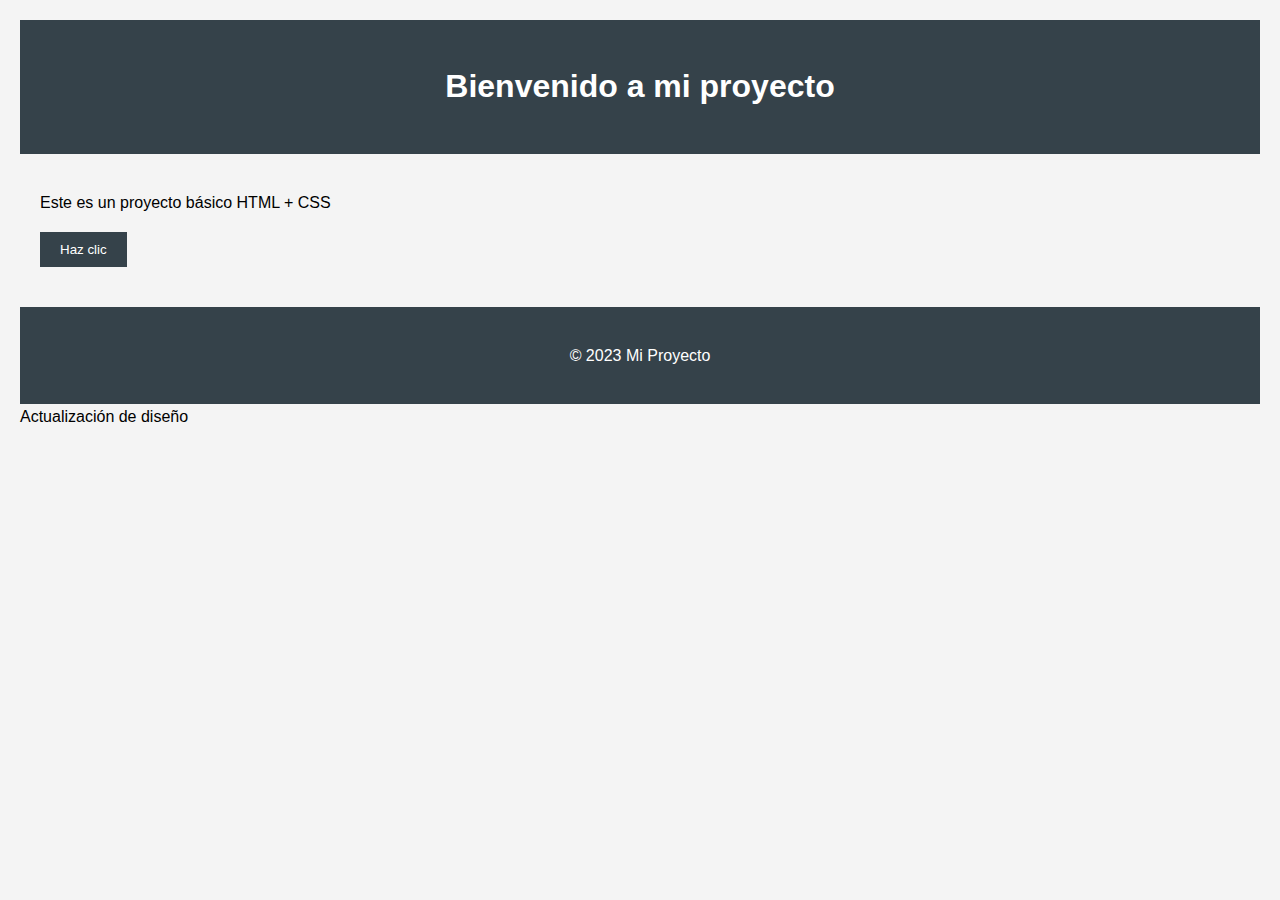
<file: index.html>
<!DOCTYPE html>
<html lang="es">
<head>
    <meta charset="UTF-8">
    <meta name="viewport" content="width=device-width, initial-scale=1.0">
    <title>Mi Proyecto</title>
    <link rel="stylesheet" href="style.css">
</head>
<body>
    <header>
        <h1>Bienvenido a mi proyecto</h1>
    </header>
    <main>
        <p>Este es un proyecto básico HTML + CSS</p>
        <button id="boton">Haz clic</button>
    </main>
    <footer>
        <p>© 2023 Mi Proyecto</p>
    </footer>
    <script>
        document.getElementById('boton').addEventListener('click', function() {
            alert('¡Gracias por visitar!');
        });
    </script>
</body>
</html>
Actualización de diseño
</file>
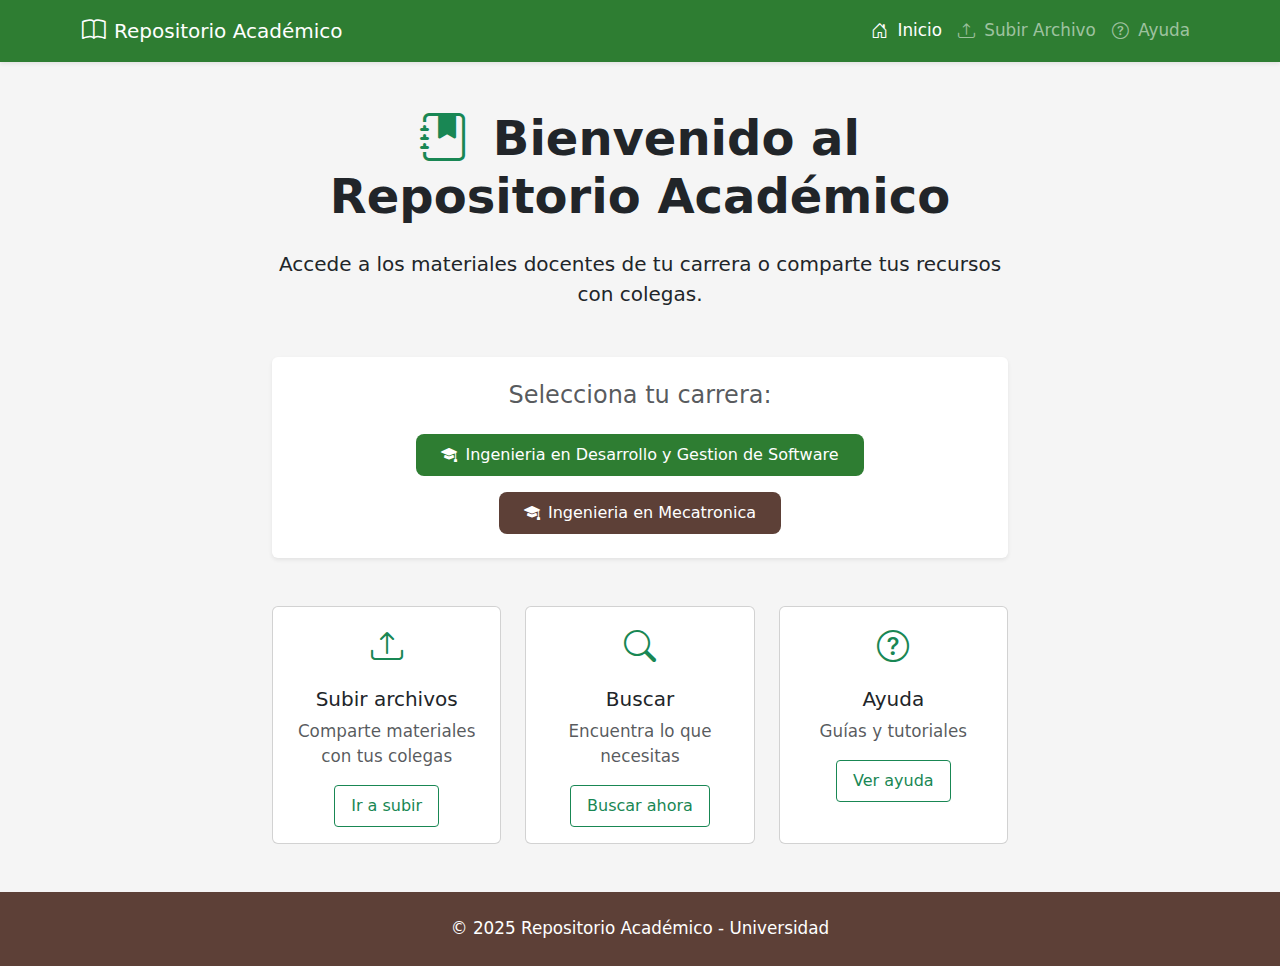
<file: Vistas/index.html>
<!DOCTYPE html>
<html lang="es">
<head>
  <meta charset="UTF-8">
  <meta name="viewport" content="width=device-width, initial-scale=1.0">
  <title>Inicio - Repositorio Académico</title>
  <link href="https://cdn.jsdelivr.net/npm/bootstrap@5.3.0/dist/css/bootstrap.min.css" rel="stylesheet">
  <link rel="stylesheet" href="https://cdn.jsdelivr.net/npm/bootstrap-icons@1.10.0/font/bootstrap-icons.css">
  <style>
    :root {
      --color-universidad-primary: #2E7D32; 
      --color-universidad-secondary: #5D4037;
      --color-universidad-light: #F5F5F5;
    }
    
    body {
      background-color: var(--color-universidad-light);
      font-size: 1.05rem; 
    }
    
    .navbar-custom {
      background-color: var(--color-universidad-primary);
    }
    
    .btn-university {
      background-color: var(--color-universidad-primary);
      color: white;
      transition: all 0.3s;
    }
    
    .btn-university:hover {
      background-color: var(--color-universidad-secondary);
      color: white;
      transform: translateY(-2px);
    }
    
    .card-hover {
      transition: transform 0.3s, box-shadow 0.3s;
    }
    
    .card-hover:hover {
      transform: translateY(-5px);
      box-shadow: 0 10px 20px rgba(0,0,0,0.1);
    }
    
    .footer-custom {
      background-color: var(--color-universidad-secondary);
      color: white;
    }
    
    /* Mejorar accesibilidad */
    .form-control, .form-select, .btn {
      font-size: 1rem;
      padding: 0.5rem 1rem;
    }
    
    /* Animaciones suaves */
    @keyframes fadeIn {
      from { opacity: 0; }
      to { opacity: 1; }
    }
    
    .fade-in {
      animation: fadeIn 0.6s ease-in;
    }
  </style>
</head>
<body>
  <!-- Barra de navegación mejorada -->
  <nav class="navbar navbar-expand-lg navbar-dark navbar-custom shadow-sm">
    <div class="container">
      <a class="navbar-brand d-flex align-items-center" href="#">
        <i class="bi bi-book me-2" style="font-size: 1.5rem;"></i>
        <span>Repositorio Académico</span>
      </a>
      <button class="navbar-toggler" type="button" data-bs-toggle="collapse" data-bs-target="#navbarNav">
        <span class="navbar-toggler-icon"></span>
      </button>
      <div class="collapse navbar-collapse" id="navbarNav">
        <ul class="navbar-nav ms-auto">
          <li class="nav-item">
            <a class="nav-link active" href="#"><i class="bi bi-house-door me-1"></i> Inicio</a>
          </li>
          <li class="nav-item">
            <a class="nav-link" href="subir_archivo.html"><i class="bi bi-upload me-1"></i> Subir Archivo</a>
          </li>
          <li class="nav-item">
            <a class="nav-link" href="#"><i class="bi bi-question-circle me-1"></i> Ayuda</a>
          </li>
        </ul>
      </div>
    </div>
  </nav>

  <!-- Contenido principal -->
  <div class="container my-5 fade-in">
    <div class="row justify-content-center">
      <div class="col-lg-8 text-center">
        <h1 class="display-5 fw-bold mb-4">
          <i class="bi bi-journal-bookmark-fill text-success me-2"></i>
          Bienvenido al Repositorio Académico
        </h1>
        <p class="lead mb-5">Accede a los materiales docentes de tu carrera o comparte tus recursos con colegas.</p>
        
        <div class="card border-0 shadow-sm mb-5">
          <div class="card-body p-4">
            <h2 class="h4 mb-4 text-muted">Selecciona tu carrera:</h2>
            <div class="d-flex flex-wrap justify-content-center gap-3">
              <a href="carrera_a.html" class="btn btn-university btn-lg px-4 py-2">
                <i class="bi bi-mortarboard-fill me-2"></i>Ingenieria en Desarrollo y Gestion de Software
              </a>
              <a href="carrera_b.html" class="btn btn-university btn-lg px-4 py-2" style="background-color: var(--color-universidad-secondary);">
                <i class="bi bi-mortarboard-fill me-2"></i>Ingenieria en Mecatronica
              </a>
            </div>
          </div>
        </div>
        
        <!-- Accesos rápidos -->
        <div class="row g-4">
          <div class="col-md-4">
            <div class="card card-hover h-100">
              <div class="card-body text-center">
                <i class="bi bi-upload text-success" style="font-size: 2rem;"></i>
                <h3 class="h5 mt-3">Subir archivos</h3>
                <p class="text-muted">Comparte materiales con tus colegas</p>
                <a href="subir_archivo.html" class="btn btn-outline-success btn-sm">Ir a subir</a>
              </div>
            </div>
          </div>
          <div class="col-md-4">
            <div class="card card-hover h-100">
              <div class="card-body text-center">
                <i class="bi bi-search text-success" style="font-size: 2rem;"></i>
                <h3 class="h5 mt-3">Buscar</h3>
                <p class="text-muted">Encuentra lo que necesitas</p>
                <a href="carrera_a.html" class="btn btn-outline-success btn-sm">Buscar ahora</a>
              </div>
            </div>
          </div>
          <div class="col-md-4">
            <div class="card card-hover h-100">
              <div class="card-body text-center">
                <i class="bi bi-question-circle text-success" style="font-size: 2rem;"></i>
                <h3 class="h5 mt-3">Ayuda</h3>
                <p class="text-muted">Guías y tutoriales</p>
                <a href="#" class="btn btn-outline-success btn-sm">Ver ayuda</a>
              </div>
            </div>
          </div>
        </div>
      </div>
    </div>
  </div>

  <!-- Pie de página -->
  <footer class="footer-custom py-4 mt-5">
    <div class="container text-center">
      <p class="mb-0">© 2025 Repositorio Académico - Universidad</p>
    </div>
  </footer>

  <script src="https://cdn.jsdelivr.net/npm/bootstrap@5.3.0/dist/js/bootstrap.bundle.min.js"></script>
  <script>
    // Efecto de carga suave
    document.addEventListener('DOMContentLoaded', function() {
      setTimeout(function() {
        document.querySelector('.fade-in').style.opacity = 1;
      }, 100);
    });
  </script>
</body>
</html>
</file>
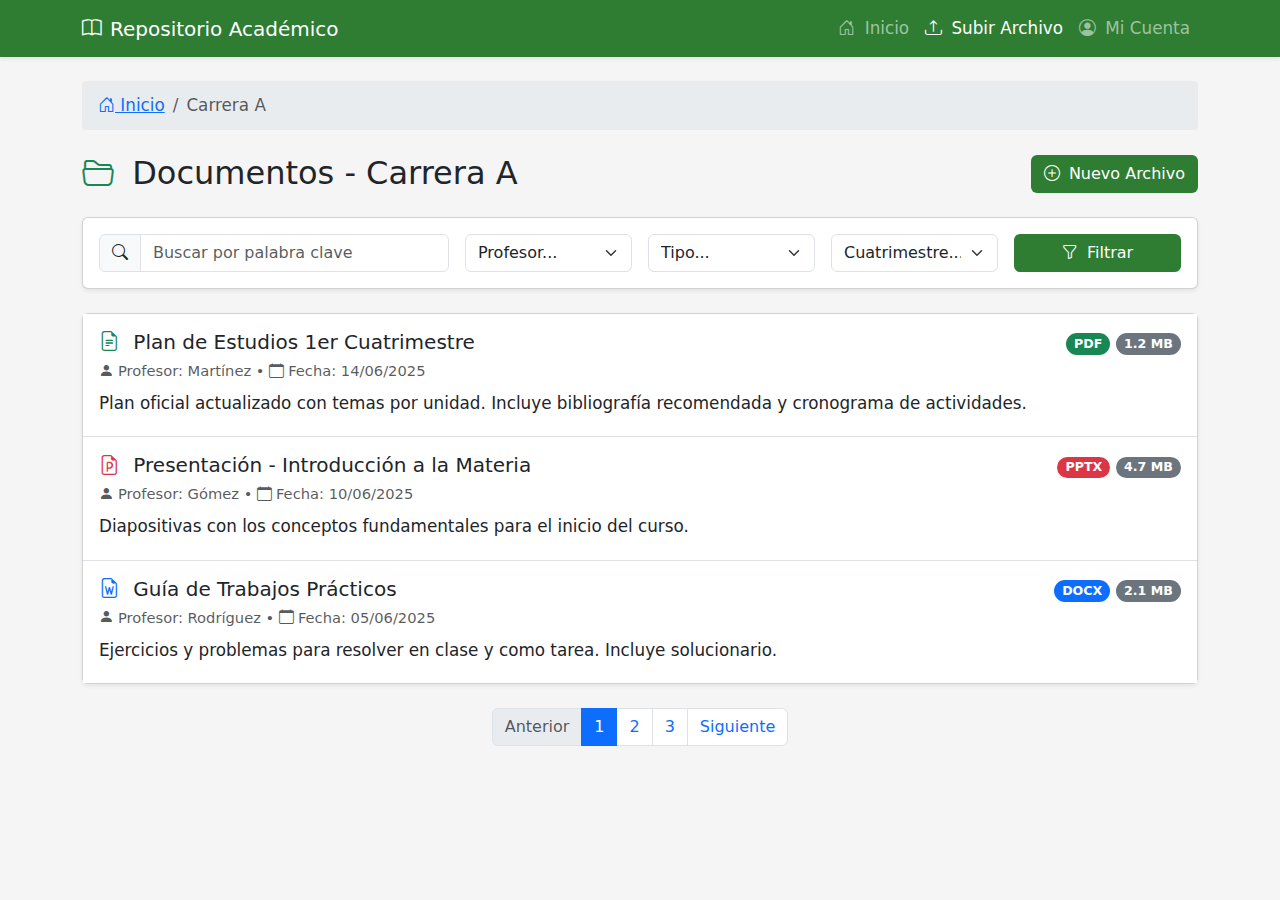
<file: carrera_a.html>
<!DOCTYPE html>
<html lang="es">
<head>
  <meta charset="UTF-8">
  <meta name="viewport" content="width=device-width, initial-scale=1.0">
  <title>Carrera A - Repositorio</title>
  <link href="https://cdn.jsdelivr.net/npm/bootstrap@5.3.0/dist/css/bootstrap.min.css" rel="stylesheet">
  <link rel="stylesheet" href="https://cdn.jsdelivr.net/npm/bootstrap-icons@1.10.0/font/bootstrap-icons.css">
  <style>
    :root {
      --color-universidad-primary: #2E7D32;
      --color-universidad-secondary: #5D4037;
      --color-universidad-light: #F5F5F5;
    }
    
    body {
      background-color: var(--color-universidad-light);
      font-size: 1.05rem;
    }
    
    .navbar-custom {
      background-color: var(--color-universidad-primary);
    }
    
    .btn-university {
      background-color: var(--color-universidad-primary);
      color: white;
    }
    
    .breadcrumb-custom {
      background-color: #e9ecef;
      padding: 0.75rem 1rem;
      border-radius: 0.25rem;
    }
    
    .list-group-item-action:hover {
      background-color: rgba(46, 125, 50, 0.1);
    }
    
    .badge-public {
      background-color: var(--color-universidad-primary);
    }
    
    .badge-private {
      background-color: var(--color-universidad-secondary);
    }
  </style>
</head>
<body>
  <!-- Barra de navegación -->
  <nav class="navbar navbar-expand-lg navbar-dark navbar-custom shadow-sm">
    <div class="container">
      <a class="navbar-brand d-flex align-items-center" href="index.html">
        <i class="bi bi-book me-2"></i>
        <span>Repositorio Académico</span>
      </a>
      <button class="navbar-toggler" type="button" data-bs-toggle="collapse" data-bs-target="#navbarNav">
        <span class="navbar-toggler-icon"></span>
      </button>
      <div class="collapse navbar-collapse" id="navbarNav">
        <ul class="navbar-nav ms-auto">
          <li class="nav-item">
            <a class="nav-link" href="index.html"><i class="bi bi-house-door me-1"></i> Inicio</a>
          </li>
          <li class="nav-item">
            <a class="nav-link active" href="subir_archivo.html"><i class="bi bi-upload me-1"></i> Subir Archivo</a>
          </li>
          <li class="nav-item">
            <a class="nav-link" href="#"><i class="bi bi-person-circle me-1"></i> Mi Cuenta</a>
          </li>
        </ul>
      </div>
    </div>
  </nav>

  <!-- Contenido principal -->
  <div class="container my-4">
    <!-- Migas de pan -->
    <nav aria-label="breadcrumb" class="mb-4">
      <ol class="breadcrumb breadcrumb-custom">
        <li class="breadcrumb-item"><a href="index.html"><i class="bi bi-house-door"></i> Inicio</a></li>
        <li class="breadcrumb-item active" aria-current="page">Carrera A</li>
      </ol>
    </nav>
    
    <div class="d-flex justify-content-between align-items-center mb-4">
      <h2 class="mb-0">
        <i class="bi bi-folder2-open text-success me-2"></i>
        Documentos - Carrera A
      </h2>
      <a href="subir_archivo.html" class="btn btn-university">
        <i class="bi bi-plus-circle me-1"></i> Nuevo Archivo
      </a>
    </div>

    <!-- Formulario de búsqueda mejorado -->
    <div class="card shadow-sm mb-4">
      <div class="card-body">
        <form class="row g-3">
          <div class="col-md-4">
            <div class="input-group">
              <span class="input-group-text"><i class="bi bi-search"></i></span>
              <input type="text" class="form-control" placeholder="Buscar por palabra clave" aria-label="Buscar">
            </div>
          </div>
          <div class="col-md-2">
            <select class="form-select">
              <option selected>Profesor...</option>
              <option>Martínez</option>
              <option>Gómez</option>
              <option>Rodríguez</option>
            </select>
          </div>
          <div class="col-md-2">
            <select class="form-select">
              <option selected>Tipo...</option>
              <option>Plan de estudios</option>
              <option>Guía práctica</option>
              <option>Presentación</option>
            </select>
          </div>
          <div class="col-md-2">
            <select class="form-select">
              <option selected>Cuatrimestre...</option>
              <option>1º</option>
              <option>2º</option>
              <option>3º</option>
              <option>4º</option>
            </select>
          </div>
          <div class="col-md-2 d-grid">
            <button class="btn btn-university">
              <i class="bi bi-funnel me-1"></i> Filtrar
            </button>
          </div>
        </form>
      </div>
    </div>

    <!-- Listado de documentos -->
    <div class="card shadow-sm">
      <div class="card-body p-0">
        <div class="list-group list-group-flush">
          <a href="detalle_archivo.html" class="list-group-item list-group-item-action py-3">
            <div class="d-flex w-100 justify-content-between">
              <div>
                <h5 class="mb-1">
                  <i class="bi bi-file-earmark-text text-success me-2"></i>
                  Plan de Estudios 1er Cuatrimestre
                </h5>
                <small class="text-muted">
                  <i class="bi bi-person-fill me-1"></i>Profesor: Martínez • 
                  <i class="bi bi-calendar me-1"></i>Fecha: 14/06/2025
                </small>
                <p class="mb-1 mt-2">Plan oficial actualizado con temas por unidad. Incluye bibliografía recomendada y cronograma de actividades.</p>
              </div>
              <div class="text-end">
                <span class="badge bg-success rounded-pill">PDF</span>
                <span class="badge bg-secondary rounded-pill">1.2 MB</span>
              </div>
            </div>
          </a>
          
          <a href="#" class="list-group-item list-group-item-action py-3">
            <div class="d-flex w-100 justify-content-between">
              <div>
                <h5 class="mb-1">
                  <i class="bi bi-file-earmark-ppt text-danger me-2"></i>
                  Presentación - Introducción a la Materia
                </h5>
                <small class="text-muted">
                  <i class="bi bi-person-fill me-1"></i>Profesor: Gómez • 
                  <i class="bi bi-calendar me-1"></i>Fecha: 10/06/2025
                </small>
                <p class="mb-1 mt-2">Diapositivas con los conceptos fundamentales para el inicio del curso.</p>
              </div>
              <div class="text-end">
                <span class="badge bg-danger rounded-pill">PPTX</span>
                <span class="badge bg-secondary rounded-pill">4.7 MB</span>
              </div>
            </div>
          </a>
          
          <a href="#" class="list-group-item list-group-item-action py-3">
            <div class="d-flex w-100 justify-content-between">
              <div>
                <h5 class="mb-1">
                  <i class="bi bi-file-earmark-word text-primary me-2"></i>
                  Guía de Trabajos Prácticos
                </h5>
                <small class="text-muted">
                  <i class="bi bi-person-fill me-1"></i>Profesor: Rodríguez • 
                  <i class="bi bi-calendar me-1"></i>Fecha: 05/06/2025
                </small>
                <p class="mb-1 mt-2">Ejercicios y problemas para resolver en clase y como tarea. Incluye solucionario.</p>
              </div>
              <div class="text-end">
                <span class="badge bg-primary rounded-pill">DOCX</span>
                <span class="badge bg-secondary rounded-pill">2.1 MB</span>
              </div>
            </div>
          </a>
        </div>
      </div>
    </div>
    
    <!-- Paginación -->
    <nav aria-label="Page navigation" class="mt-4">
      <ul class="pagination justify-content-center">
        <li class="page-item disabled">
          <a class="page-link" href="#" tabindex="-1">Anterior</a>
        </li>
        <li class="page-item active"><a class="page-link" href="#">1</a></li>
        <li class="page-item"><a class="page-link" href="#">2</a></li>
        <li class="page-item"><a class="page-link" href="#">3</a></li>
        <li class="page-item">
          <a class="page-link" href="#">Siguiente</a>
        </li>
      </ul>
    </nav>
  </div>

  <script src="https://cdn.jsdelivr.net/npm/bootstrap@5.3.0/dist/js/bootstrap.bundle.min.js"></script>
</body>
</html>
</file>
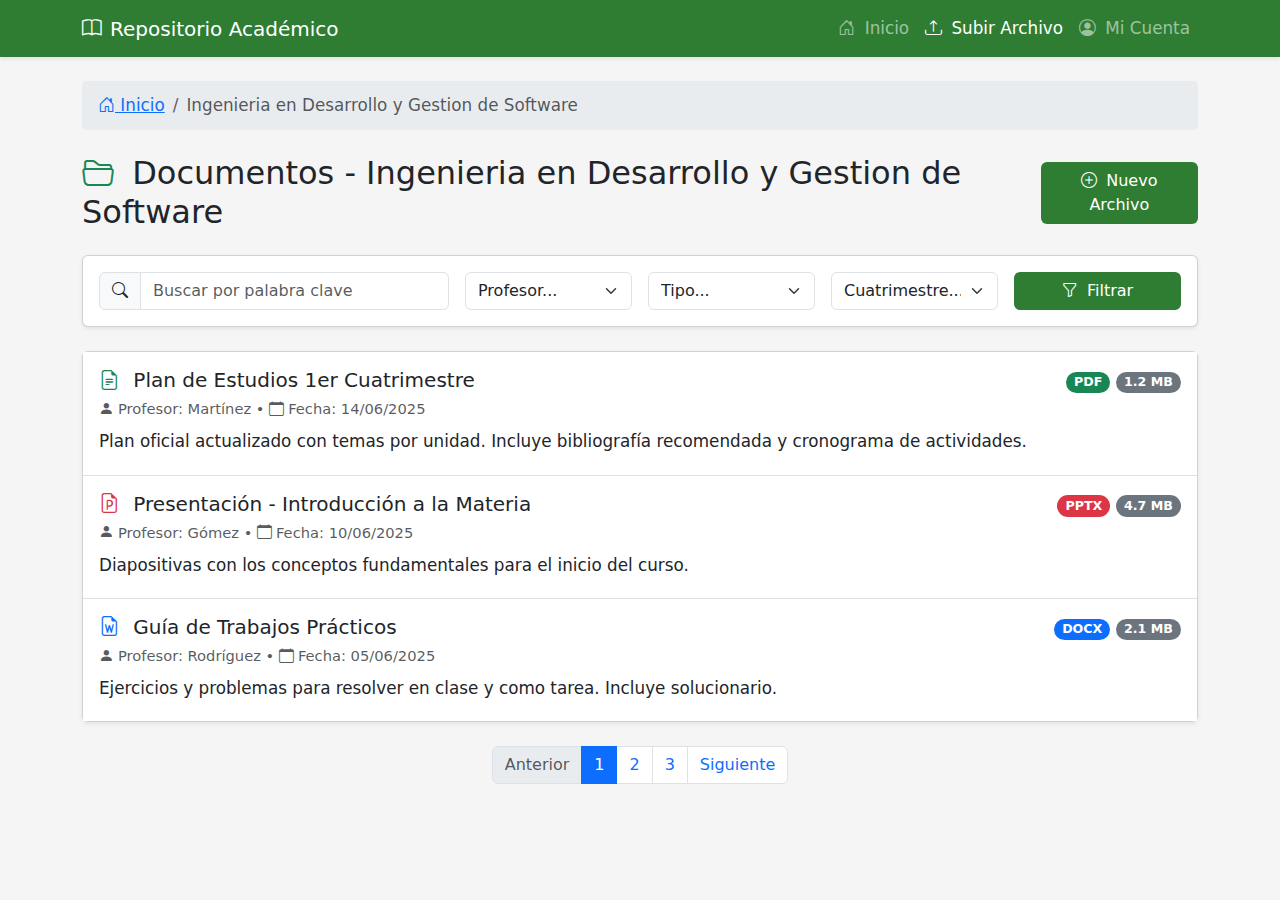
<file: Vistas/carrera_a.html>
<!DOCTYPE html>
<html lang="es">
<head>
  <meta charset="UTF-8">
  <meta name="viewport" content="width=device-width, initial-scale=1.0">
  <title>Ingenrieria en Desarrollo y Gestion de Software - Repositorio</title>
  <link href="https://cdn.jsdelivr.net/npm/bootstrap@5.3.0/dist/css/bootstrap.min.css" rel="stylesheet">
  <link rel="stylesheet" href="https://cdn.jsdelivr.net/npm/bootstrap-icons@1.10.0/font/bootstrap-icons.css">
  <style>
    :root {
      --color-universidad-primary: #2E7D32;
      --color-universidad-secondary: #5D4037;
      --color-universidad-light: #F5F5F5;
    }
    
    body {
      background-color: var(--color-universidad-light);
      font-size: 1.05rem;
    }
    
    .navbar-custom {
      background-color: var(--color-universidad-primary);
    }
    
    .btn-university {
      background-color: var(--color-universidad-primary);
      color: white;
    }
    
    .breadcrumb-custom {
      background-color: #e9ecef;
      padding: 0.75rem 1rem;
      border-radius: 0.25rem;
    }
    
    .list-group-item-action:hover {
      background-color: rgba(46, 125, 50, 0.1);
    }
    
    .badge-public {
      background-color: var(--color-universidad-primary);
    }
    
    .badge-private {
      background-color: var(--color-universidad-secondary);
    }
  </style>
</head>
<body>
  <!-- Barra de navegación -->
  <nav class="navbar navbar-expand-lg navbar-dark navbar-custom shadow-sm">
    <div class="container">
      <a class="navbar-brand d-flex align-items-center" href="index.html">
        <i class="bi bi-book me-2"></i>
        <span>Repositorio Académico</span>
      </a>
      <button class="navbar-toggler" type="button" data-bs-toggle="collapse" data-bs-target="#navbarNav">
        <span class="navbar-toggler-icon"></span>
      </button>
      <div class="collapse navbar-collapse" id="navbarNav">
        <ul class="navbar-nav ms-auto">
          <li class="nav-item">
            <a class="nav-link" href="index.html"><i class="bi bi-house-door me-1"></i> Inicio</a>
          </li>
          <li class="nav-item">
            <a class="nav-link active" href="subir_archivo.html"><i class="bi bi-upload me-1"></i> Subir Archivo</a>
          </li>
          <li class="nav-item">
            <a class="nav-link" href="#"><i class="bi bi-person-circle me-1"></i> Mi Cuenta</a>
          </li>
        </ul>
      </div>
    </div>
  </nav>

  <!-- Contenido principal -->
  <div class="container my-4">
    <!-- Migas de pan -->
    <nav aria-label="breadcrumb" class="mb-4">
      <ol class="breadcrumb breadcrumb-custom">
        <li class="breadcrumb-item"><a href="index.html"><i class="bi bi-house-door"></i> Inicio</a></li>
        <li class="breadcrumb-item active" aria-current="page">Ingenieria en Desarrollo y Gestion de Software</li>
      </ol>
    </nav>
    
    <div class="d-flex justify-content-between align-items-center mb-4">
      <h2 class="mb-0">
        <i class="bi bi-folder2-open text-success me-2"></i>
        Documentos - Ingenieria en Desarrollo y Gestion de Software
      </h2>
      <a href="subir_archivo.html" class="btn btn-university">
        <i class="bi bi-plus-circle me-1"></i> Nuevo Archivo
      </a>
    </div>

    <!-- Formulario de búsqueda mejorado -->
    <div class="card shadow-sm mb-4">
      <div class="card-body">
        <form class="row g-3">
          <div class="col-md-4">
            <div class="input-group">
              <span class="input-group-text"><i class="bi bi-search"></i></span>
              <input type="text" class="form-control" placeholder="Buscar por palabra clave" aria-label="Buscar">
            </div>
          </div>
          <div class="col-md-2">
            <select class="form-select">
              <option selected>Profesor...</option>
              <option>Martínez</option>
              <option>Gómez</option>
              <option>Rodríguez</option>
            </select>
          </div>
          <div class="col-md-2">
            <select class="form-select">
              <option selected>Tipo...</option>
              <option>Plan de estudios</option>
              <option>Guía práctica</option>
              <option>Presentación</option>
            </select>
          </div>
          <div class="col-md-2">
            <select class="form-select">
              <option selected>Cuatrimestre...</option>
              <option>1º</option>
              <option>2º</option>
              <option>3º</option>
              <option>4º</option>
            </select>
          </div>
          <div class="col-md-2 d-grid">
            <button class="btn btn-university">
              <i class="bi bi-funnel me-1"></i> Filtrar
            </button>
          </div>
        </form>
      </div>
    </div>

    <!-- Listado de documentos -->
    <div class="card shadow-sm">
      <div class="card-body p-0">
        <div class="list-group list-group-flush">
          <a href="detalle_archivo.html" class="list-group-item list-group-item-action py-3">
            <div class="d-flex w-100 justify-content-between">
              <div>
                <h5 class="mb-1">
                  <i class="bi bi-file-earmark-text text-success me-2"></i>
                  Plan de Estudios 1er Cuatrimestre
                </h5>
                <small class="text-muted">
                  <i class="bi bi-person-fill me-1"></i>Profesor: Martínez • 
                  <i class="bi bi-calendar me-1"></i>Fecha: 14/06/2025
                </small>
                <p class="mb-1 mt-2">Plan oficial actualizado con temas por unidad. Incluye bibliografía recomendada y cronograma de actividades.</p>
              </div>
              <div class="text-end">
                <span class="badge bg-success rounded-pill">PDF</span>
                <span class="badge bg-secondary rounded-pill">1.2 MB</span>
              </div>
            </div>
          </a>
          
          <a href="#" class="list-group-item list-group-item-action py-3">
            <div class="d-flex w-100 justify-content-between">
              <div>
                <h5 class="mb-1">
                  <i class="bi bi-file-earmark-ppt text-danger me-2"></i>
                  Presentación - Introducción a la Materia
                </h5>
                <small class="text-muted">
                  <i class="bi bi-person-fill me-1"></i>Profesor: Gómez • 
                  <i class="bi bi-calendar me-1"></i>Fecha: 10/06/2025
                </small>
                <p class="mb-1 mt-2">Diapositivas con los conceptos fundamentales para el inicio del curso.</p>
              </div>
              <div class="text-end">
                <span class="badge bg-danger rounded-pill">PPTX</span>
                <span class="badge bg-secondary rounded-pill">4.7 MB</span>
              </div>
            </div>
          </a>
          
          <a href="#" class="list-group-item list-group-item-action py-3">
            <div class="d-flex w-100 justify-content-between">
              <div>
                <h5 class="mb-1">
                  <i class="bi bi-file-earmark-word text-primary me-2"></i>
                  Guía de Trabajos Prácticos
                </h5>
                <small class="text-muted">
                  <i class="bi bi-person-fill me-1"></i>Profesor: Rodríguez • 
                  <i class="bi bi-calendar me-1"></i>Fecha: 05/06/2025
                </small>
                <p class="mb-1 mt-2">Ejercicios y problemas para resolver en clase y como tarea. Incluye solucionario.</p>
              </div>
              <div class="text-end">
                <span class="badge bg-primary rounded-pill">DOCX</span>
                <span class="badge bg-secondary rounded-pill">2.1 MB</span>
              </div>
            </div>
          </a>
        </div>
      </div>
    </div>
    
    <!-- Paginación -->
    <nav aria-label="Page navigation" class="mt-4">
      <ul class="pagination justify-content-center">
        <li class="page-item disabled">
          <a class="page-link" href="#" tabindex="-1">Anterior</a>
        </li>
        <li class="page-item active"><a class="page-link" href="#">1</a></li>
        <li class="page-item"><a class="page-link" href="#">2</a></li>
        <li class="page-item"><a class="page-link" href="#">3</a></li>
        <li class="page-item">
          <a class="page-link" href="#">Siguiente</a>
        </li>
      </ul>
    </nav>
  </div>

  <script src="https://cdn.jsdelivr.net/npm/bootstrap@5.3.0/dist/js/bootstrap.bundle.min.js"></script>
</body>
</html>
</file>
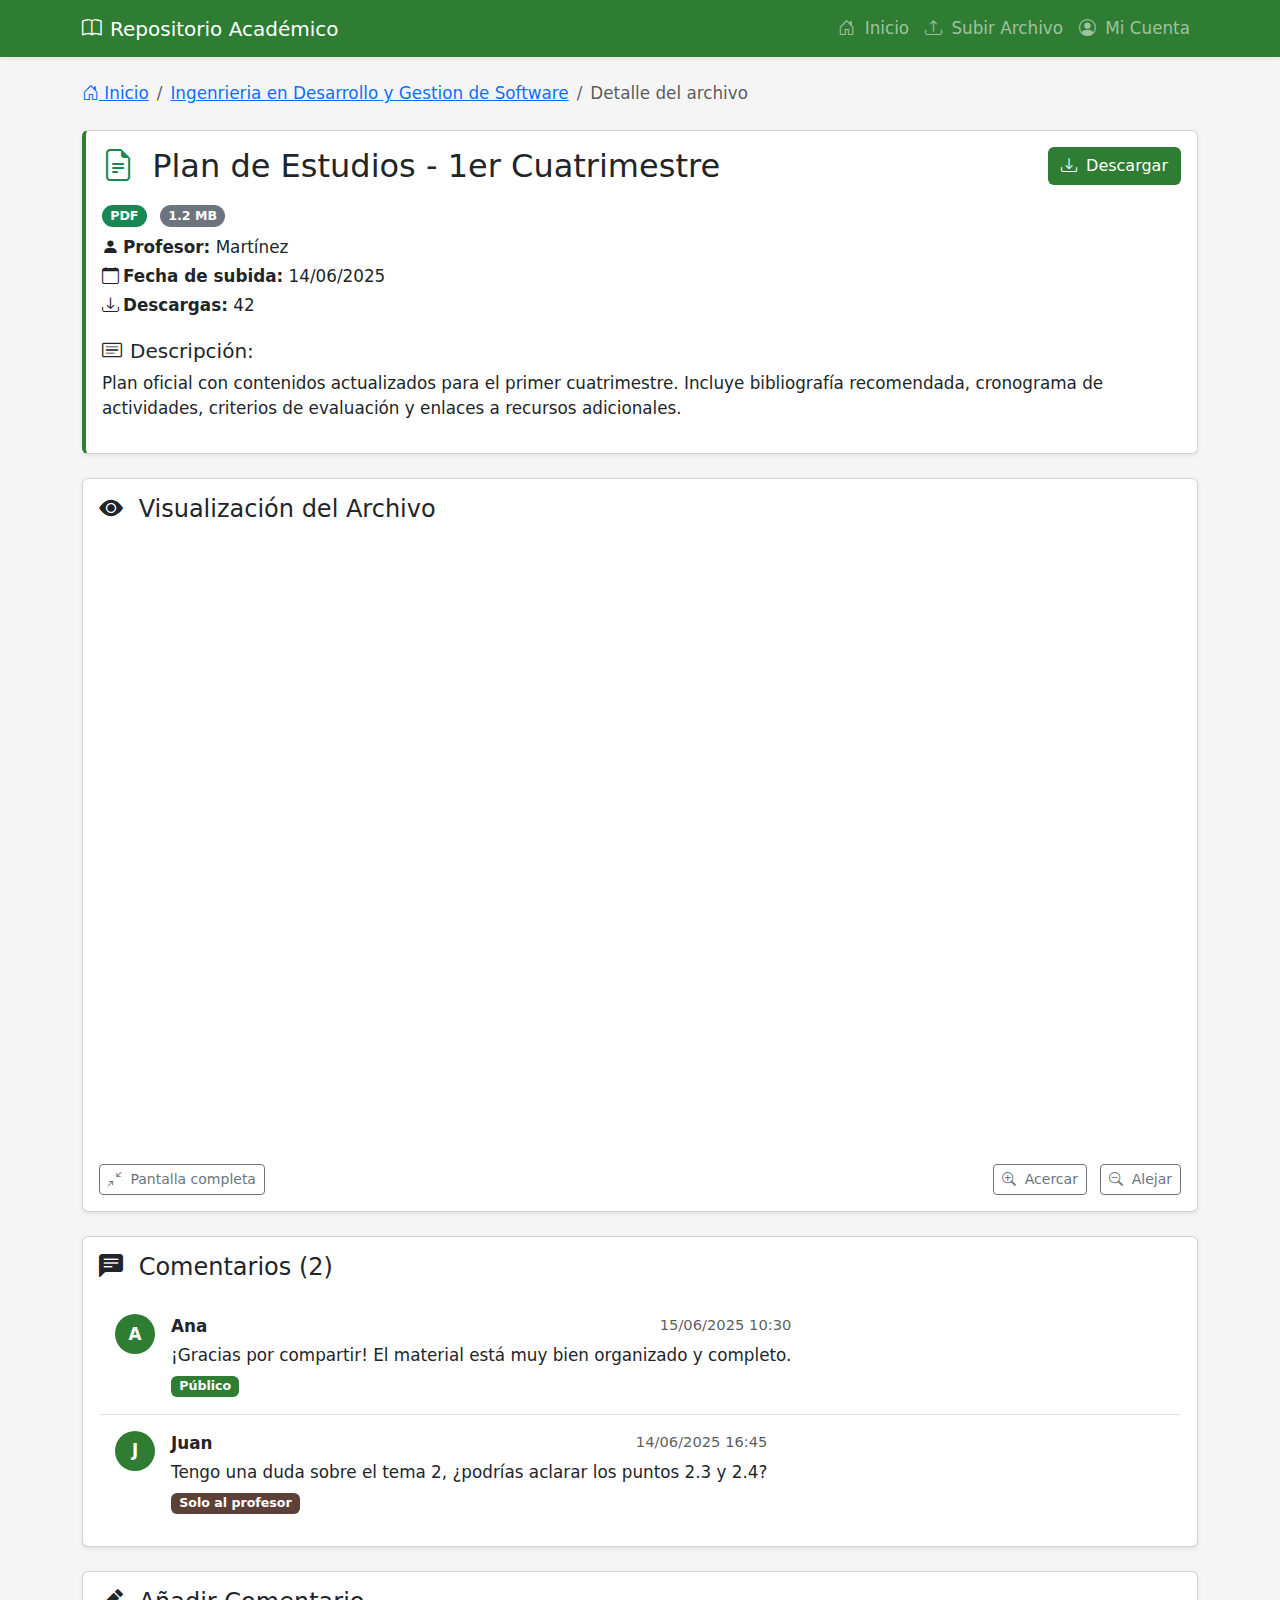
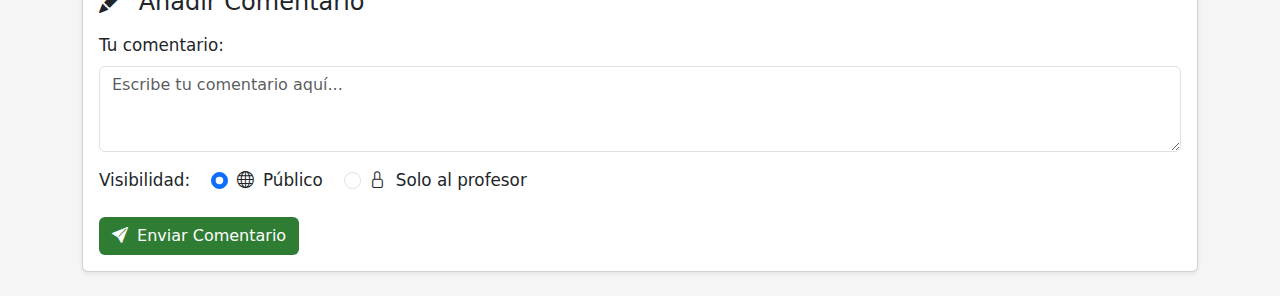
<file: Vistas/detalle_archivo.html>
<!DOCTYPE html>
<html lang="es">
<head>
  <meta charset="UTF-8">
  <meta name="viewport" content="width=device-width, initial-scale=1.0">
  <title>Detalle del Archivo</title>
  <link href="https://cdn.jsdelivr.net/npm/bootstrap@5.3.0/dist/css/bootstrap.min.css" rel="stylesheet">
  <link rel="stylesheet" href="https://cdn.jsdelivr.net/npm/bootstrap-icons@1.10.0/font/bootstrap-icons.css">
  <style>
    :root {
      --color-universidad-primary: #2E7D32;
      --color-universidad-secondary: #5D4037;
      --color-universidad-light: #F5F5F5;
    }
    
    body {
      background-color: var(--color-universidad-light);
      font-size: 1.05rem;
    }
    
    .navbar-custom {
      background-color: var(--color-universidad-primary);
    }
    
    .btn-university {
      background-color: var(--color-universidad-primary);
      color: white;
    }
    
    .file-info-card {
      border-left: 4px solid var(--color-universidad-primary);
    }
    
    .comment-avatar {
      width: 40px;
      height: 40px;
      border-radius: 50%;
      background-color: var(--color-universidad-primary);
      color: white;
      display: flex;
      align-items: center;
      justify-content: center;
      font-weight: bold;
    }
    
    .comment-item {
      transition: background-color 0.2s;
    }
    
    .comment-item:hover {
      background-color: rgba(46, 125, 50, 0.05);
    }
    
    .badge-public {
      background-color: var(--color-universidad-primary);
    }
    
    .badge-private {
      background-color: var(--color-universidad-secondary);
    }
  </style>
</head>
<body>
  <!-- Barra de navegación -->
  <nav class="navbar navbar-expand-lg navbar-dark navbar-custom shadow-sm">
    <div class="container">
      <a class="navbar-brand d-flex align-items-center" href="index.html">
        <i class="bi bi-book me-2"></i>
        <span>Repositorio Académico</span>
      </a>
      <button class="navbar-toggler" type="button" data-bs-toggle="collapse" data-bs-target="#navbarNav">
        <span class="navbar-toggler-icon"></span>
      </button>
      <div class="collapse navbar-collapse" id="navbarNav">
        <ul class="navbar-nav ms-auto">
          <li class="nav-item">
            <a class="nav-link" href="index.html"><i class="bi bi-house-door me-1"></i> Inicio</a>
          </li>
          <li class="nav-item">
            <a class="nav-link" href="subir_archivo.html"><i class="bi bi-upload me-1"></i> Subir Archivo</a>
          </li>
          <li class="nav-item">
            <a class="nav-link" href="#"><i class="bi bi-person-circle me-1"></i> Mi Cuenta</a>
          </li>
        </ul>
      </div>
    </div>
  </nav>

  <!-- Contenido principal -->
  <div class="container my-4">
    <!-- Migas de pan -->
    <nav aria-label="breadcrumb" class="mb-4">
      <ol class="breadcrumb">
        <li class="breadcrumb-item"><a href="index.html"><i class="bi bi-house-door"></i> Inicio</a></li>
        <li class="breadcrumb-item"><a href="carrera_a.html">Ingenrieria en Desarrollo y Gestion de Software</a></li>
        <li class="breadcrumb-item active" aria-current="page">Detalle del archivo</li>
      </ol>
    </nav>
    
    <!-- Información del archivo -->
    <div class="card shadow-sm mb-4 file-info-card">
      <div class="card-body">
        <div class="d-flex justify-content-between align-items-start">
          <div>
            <h2 class="mb-3">
              <i class="bi bi-file-earmark-text text-success me-2"></i>
              Plan de Estudios - 1er Cuatrimestre
            </h2>
            <div class="mb-2">
              <span class="badge bg-success rounded-pill me-2">PDF</span>
              <span class="badge bg-secondary rounded-pill">1.2 MB</span>
            </div>
            <p class="mb-1"><strong><i class="bi bi-person-fill me-1"></i>Profesor:</strong> Martínez</p>
            <p class="mb-1"><strong><i class="bi bi-calendar me-1"></i>Fecha de subida:</strong> 14/06/2025</p>
            <p class="mb-1"><strong><i class="bi bi-download me-1"></i>Descargas:</strong> 42</p>
          </div>
          <div>
            <button class="btn btn-university">
              <i class="bi bi-download me-1"></i> Descargar
            </button>
          </div>
        </div>
        
        <div class="mt-3">
          <h5 class="mb-2"><i class="bi bi-card-text me-2"></i>Descripción:</h5>
          <p>Plan oficial con contenidos actualizados para el primer cuatrimestre. Incluye bibliografía recomendada, cronograma de actividades, criterios de evaluación y enlaces a recursos adicionales.</p>
        </div>
      </div>
    </div>

    <!-- Visualización del archivo -->
    <div class="card shadow-sm mb-4">
      <div class="card-body">
        <h4 class="card-title mb-3">
          <i class="bi bi-eye-fill me-2"></i>
          Visualización del Archivo
        </h4>
        <div class="ratio ratio-16x9 mb-3">
          <iframe src="archivo.pdf" allowfullscreen></iframe>
        </div>
        <div class="d-flex justify-content-between">
          <button class="btn btn-outline-secondary btn-sm">
            <i class="bi bi-arrows-angle-contract me-1"></i> Pantalla completa
          </button>
          <div>
            <button class="btn btn-outline-secondary btn-sm me-2">
              <i class="bi bi-zoom-in me-1"></i> Acercar
            </button>
            <button class="btn btn-outline-secondary btn-sm">
              <i class="bi bi-zoom-out me-1"></i> Alejar
            </button>
          </div>
        </div>
      </div>
    </div>

    <!-- Comentarios -->
    <div class="card shadow-sm mb-4">
      <div class="card-body">
        <h4 class="card-title mb-3">
          <i class="bi bi-chat-left-text-fill me-2"></i>
          Comentarios (2)
        </h4>
        
        <ul class="list-group list-group-flush">
          <li class="list-group-item comment-item py-3">
            <div class="d-flex">
              <div class="comment-avatar me-3">A</div>
              <div>
                <div class="d-flex justify-content-between mb-1">
                  <strong>Ana</strong>
                  <small class="text-muted">15/06/2025 10:30</small>
                </div>
                <p class="mb-1">¡Gracias por compartir! El material está muy bien organizado y completo.</p>
                <span class="badge badge-public">Público</span>
              </div>
            </div>
          </li>
          
          <li class="list-group-item comment-item py-3">
            <div class="d-flex">
              <div class="comment-avatar me-3">J</div>
              <div>
                <div class="d-flex justify-content-between mb-1">
                  <strong>Juan</strong>
                  <small class="text-muted">14/06/2025 16:45</small>
                </div>
                <p class="mb-1">Tengo una duda sobre el tema 2, ¿podrías aclarar los puntos 2.3 y 2.4?</p>
                <span class="badge badge-private">Solo al profesor</span>
              </div>
            </div>
          </li>
        </ul>
      </div>
    </div>

    <!-- Formulario de comentario -->
    <div class="card shadow-sm">
      <div class="card-body">
        <h4 class="card-title mb-3">
          <i class="bi bi-pencil-fill me-2"></i>
          Añadir Comentario
        </h4>
        <form>
          <div class="mb-3">
            <label for="comentario" class="form-label">Tu comentario:</label>
            <textarea id="comentario" class="form-control" rows="3" placeholder="Escribe tu comentario aquí..."></textarea>
          </div>
          <div class="mb-3">
            <label class="form-label me-3">Visibilidad:</label>
            <div class="form-check form-check-inline">
              <input class="form-check-input" type="radio" name="visibilidad" id="publico" checked>
              <label class="form-check-label" for="publico">
                <i class="bi bi-globe me-1"></i> Público
              </label>
            </div>
            <div class="form-check form-check-inline">
              <input class="form-check-input" type="radio" name="visibilidad" id="privado">
              <label class="form-check-label" for="privado">
                <i class="bi bi-lock me-1"></i> Solo al profesor
              </label>
            </div>
          </div>
          <button type="submit" class="btn btn-university">
            <i class="bi bi-send-fill me-1"></i> Enviar Comentario
          </button>
        </form>
      </div>
    </div>
  </div>

  <script src="https://cdn.jsdelivr.net/npm/bootstrap@5.3.0/dist/js/bootstrap.bundle.min.js"></script>
</body>
</html>
</file>
<file: style.css>
body {
    font-family: Arial, sans-serif;
    line-height: 1.6;
    margin: 0;
    padding: 20px;
    background-color: #f4f4f4;
}

header {
    background: #35424a;
    color: white;
    padding: 20px;
    text-align: center;
}

main {
    padding: 20px;
}

button {
    background: #35424a;
    color: white;
    border: none;
    padding: 10px 20px;
    cursor: pointer;
}

button:hover {
    background: #e8491d;
}

footer {
    text-align: center;
    padding: 20px;
    margin-top: 20px;
    background: #35424a;
    color: white;
}
</file>
